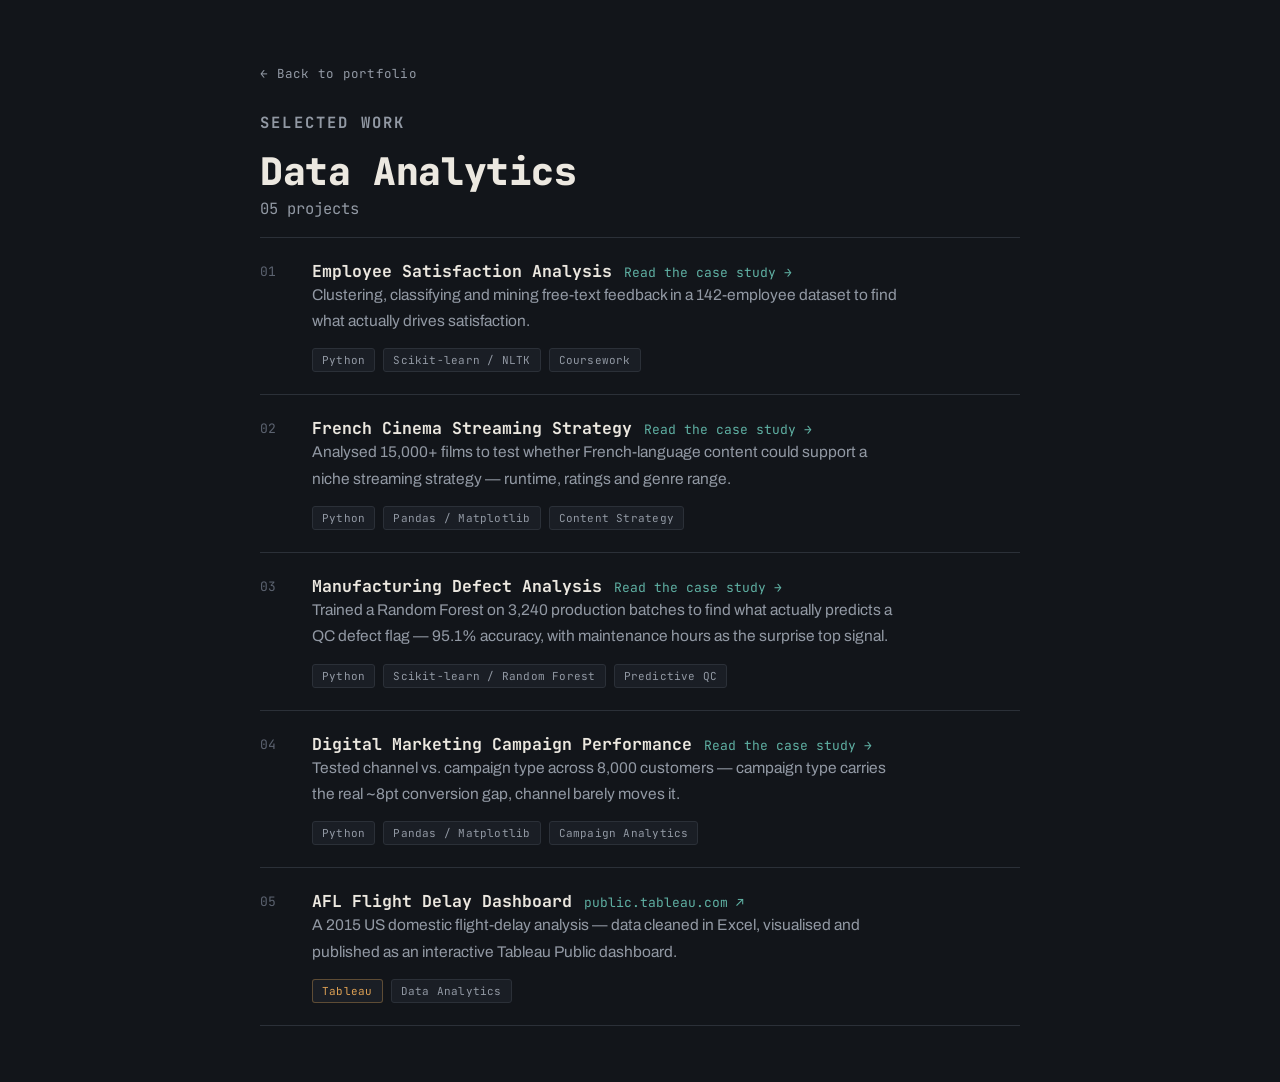
<file: data-analytics.html>
<!doctype html>
<html lang="en">
<head>
<meta charset="utf-8">
<meta name="viewport" content="width=device-width, initial-scale=1">
<title>Data Analytics — Salai Hang</title>
<link rel="icon" href="favicon.svg" type="image/svg+xml">
<link rel="stylesheet" href="style.css">
</head>
<body>
<div class="wrap case">

  <a class="backlink" href="https://salaipome.github.io/portfolio/">← Back to portfolio</a>

  <div class="case-head">
    <p class="section-label">Selected Work</p>
    <h1>Data Analytics</h1>
    <p class="case-meta">
      <span>05 projects</span>
    </p>
  </div>

  <div class="log">

    <div class="row">
      <div class="idx">01</div>
      <div class="row-main">
        <div class="row-top">
          <span class="proj-name">Employee Satisfaction Analysis</span>
          <a class="proj-link" href="case-studies/employee-satisfaction.html">Read the case study →</a>
        </div>
        <p class="proj-desc">Clustering, classifying and mining free-text feedback in a 142-employee dataset to find what actually drives satisfaction.</p>
        <div class="tags"><span class="tag">Python</span><span class="tag">Scikit-learn / NLTK</span><span class="tag">Coursework</span></div>
      </div>
    </div>

    <div class="row">
      <div class="idx">02</div>
      <div class="row-main">
        <div class="row-top">
          <span class="proj-name">French Cinema Streaming Strategy</span>
          <a class="proj-link" href="case-studies/french-cinema-strategy.html">Read the case study →</a>
        </div>
        <p class="proj-desc">Analysed 15,000+ films to test whether French-language content could support a niche streaming strategy — runtime, ratings and genre range.</p>
        <div class="tags"><span class="tag">Python</span><span class="tag">Pandas / Matplotlib</span><span class="tag">Content Strategy</span></div>
      </div>
    </div>

    <div class="row">
      <div class="idx">03</div>
      <div class="row-main">
        <div class="row-top">
          <span class="proj-name">Manufacturing Defect Analysis</span>
          <a class="proj-link" href="case-studies/manufacturing-defect-analysis.html">Read the case study →</a>
        </div>
        <p class="proj-desc">Trained a Random Forest on 3,240 production batches to find what actually predicts a QC defect flag — 95.1% accuracy, with maintenance hours as the surprise top signal.</p>
        <div class="tags"><span class="tag">Python</span><span class="tag">Scikit-learn / Random Forest</span><span class="tag">Predictive QC</span></div>
      </div>
    </div>

    <div class="row">
      <div class="idx">04</div>
      <div class="row-main">
        <div class="row-top">
          <span class="proj-name">Digital Marketing Campaign Performance</span>
          <a class="proj-link" href="case-studies/digital-marketing-campaign-performance.html">Read the case study →</a>
        </div>
        <p class="proj-desc">Tested channel vs. campaign type across 8,000 customers — campaign type carries the real ~8pt conversion gap, channel barely moves it.</p>
        <div class="tags"><span class="tag">Python</span><span class="tag">Pandas / Matplotlib</span><span class="tag">Campaign Analytics</span></div>
      </div>
    </div>

    <div class="row">
      <div class="idx">05</div>
      <div class="row-main">
        <div class="row-top">
          <span class="proj-name">AFL Flight Delay Dashboard</span>
          <a class="proj-link" href="https://public.tableau.com/app/profile/salai.pome.hang/viz/AFLFlightDelayDashboard2015/AFL2015" target="_blank" rel="noopener">public.tableau.com ↗</a>
        </div>
        <p class="proj-desc">A 2015 US domestic flight-delay analysis — data cleaned in Excel, visualised and published as an interactive Tableau Public dashboard.</p>
        <div class="tags"><span class="tag build">Tableau</span><span class="tag">Data Analytics</span></div>
      </div>
    </div>

  </div>

</div>
</body>
</html>
</file>
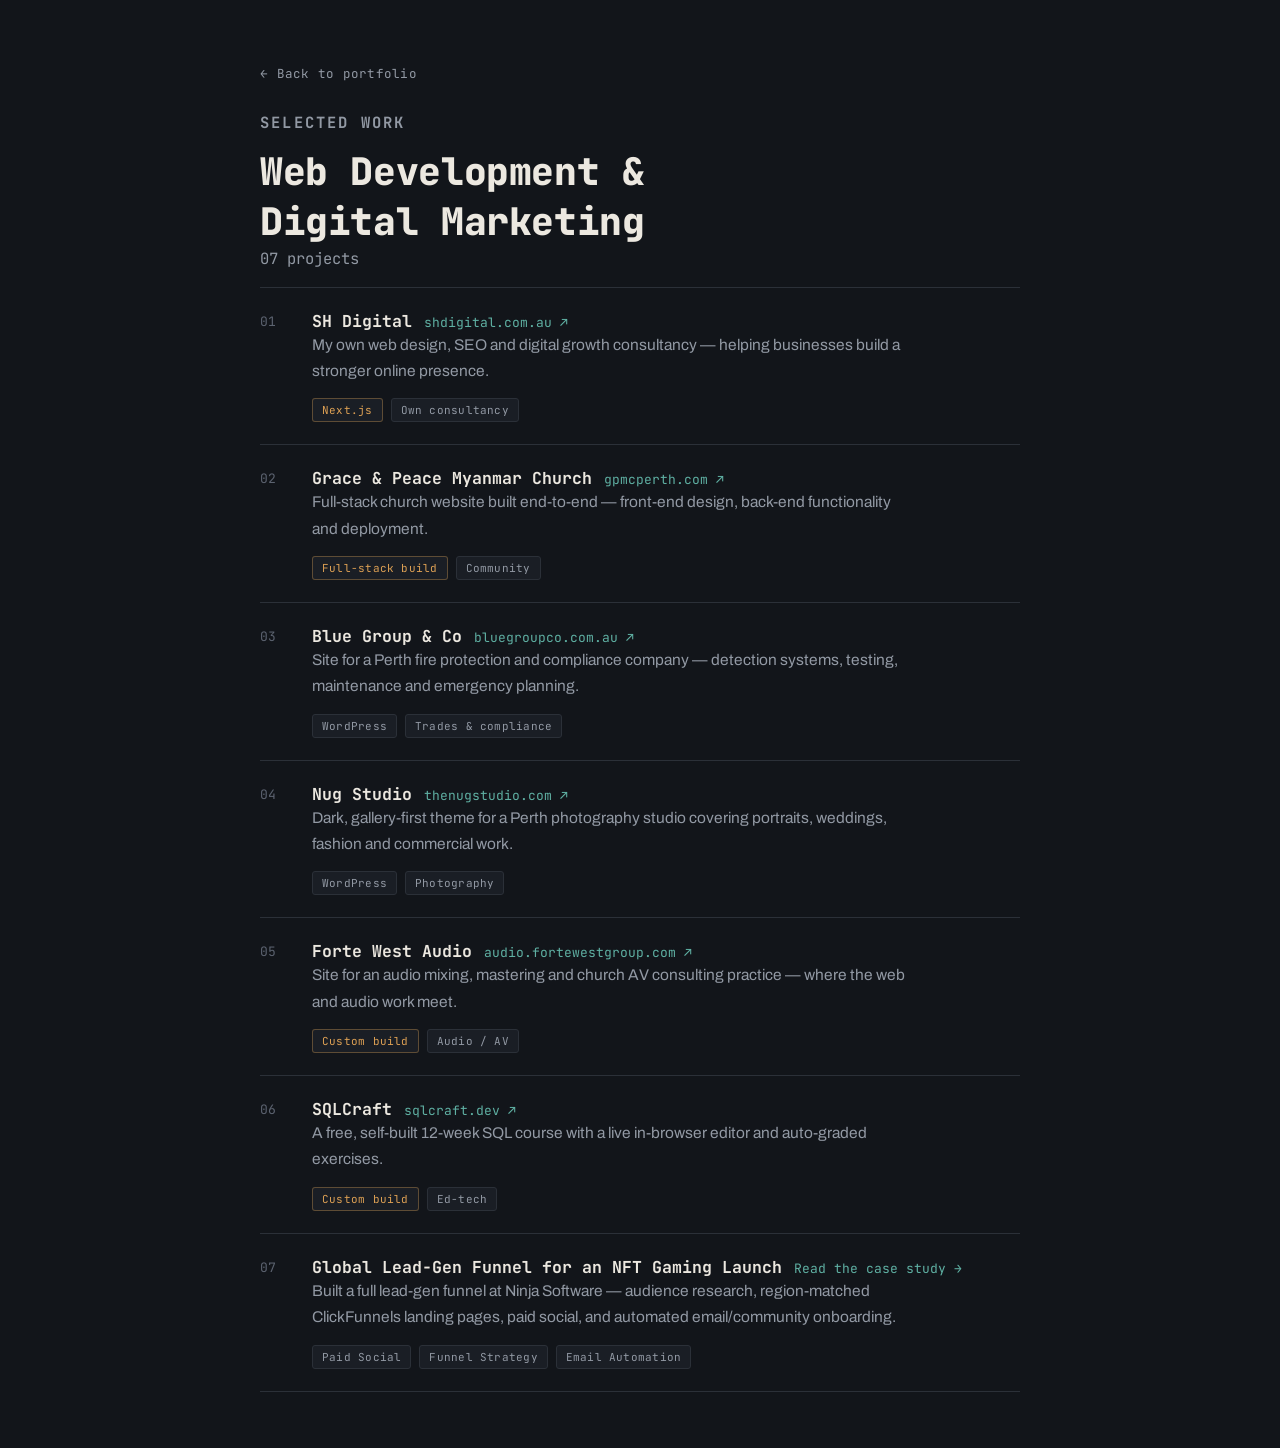
<file: web-development-digital-marketing.html>
<!doctype html>
<html lang="en">
<head>
<meta charset="utf-8">
<meta name="viewport" content="width=device-width, initial-scale=1">
<title>Web Development &amp; Digital Marketing — Salai Hang</title>
<link rel="icon" href="favicon.svg" type="image/svg+xml">
<link rel="stylesheet" href="style.css">
</head>
<body>
<div class="wrap case">

  <a class="backlink" href="https://salaipome.github.io/portfolio/">← Back to portfolio</a>

  <div class="case-head">
    <p class="section-label">Selected Work</p>
    <h1>Web Development &amp; Digital Marketing</h1>
    <p class="case-meta">
      <span>07 projects</span>
    </p>
  </div>

  <div class="log">

    <div class="row">
      <div class="idx">01</div>
      <div class="row-main">
        <div class="row-top">
          <span class="proj-name">SH Digital</span>
          <a class="proj-link" href="https://shdigital.com.au" target="_blank" rel="noopener">shdigital.com.au ↗</a>
        </div>
        <p class="proj-desc">My own web design, SEO and digital growth consultancy — helping businesses build a stronger online presence.</p>
        <div class="tags"><span class="tag build">Next.js</span><span class="tag">Own consultancy</span></div>
      </div>
    </div>

    <div class="row">
      <div class="idx">02</div>
      <div class="row-main">
        <div class="row-top">
          <span class="proj-name">Grace &amp; Peace Myanmar Church</span>
          <a class="proj-link" href="https://gpmcperth.com" target="_blank" rel="noopener">gpmcperth.com ↗</a>
        </div>
        <p class="proj-desc">Full-stack church website built end-to-end — front-end design, back-end functionality and deployment.</p>
        <div class="tags"><span class="tag build">Full-stack build</span><span class="tag">Community</span></div>
      </div>
    </div>

    <div class="row">
      <div class="idx">03</div>
      <div class="row-main">
        <div class="row-top">
          <span class="proj-name">Blue Group &amp; Co</span>
          <a class="proj-link" href="https://bluegroupco.com.au" target="_blank" rel="noopener">bluegroupco.com.au ↗</a>
        </div>
        <p class="proj-desc">Site for a Perth fire protection and compliance company — detection systems, testing, maintenance and emergency planning.</p>
        <div class="tags"><span class="tag">WordPress</span><span class="tag">Trades &amp; compliance</span></div>
      </div>
    </div>

    <div class="row">
      <div class="idx">04</div>
      <div class="row-main">
        <div class="row-top">
          <span class="proj-name">Nug Studio</span>
          <a class="proj-link" href="https://thenugstudio.com" target="_blank" rel="noopener">thenugstudio.com ↗</a>
        </div>
        <p class="proj-desc">Dark, gallery-first theme for a Perth photography studio covering portraits, weddings, fashion and commercial work.</p>
        <div class="tags"><span class="tag">WordPress</span><span class="tag">Photography</span></div>
      </div>
    </div>

    <div class="row">
      <div class="idx">05</div>
      <div class="row-main">
        <div class="row-top">
          <span class="proj-name">Forte West Audio</span>
          <a class="proj-link" href="https://audio.fortewestgroup.com" target="_blank" rel="noopener">audio.fortewestgroup.com ↗</a>
        </div>
        <p class="proj-desc">Site for an audio mixing, mastering and church AV consulting practice — where the web and audio work meet.</p>
        <div class="tags"><span class="tag build">Custom build</span><span class="tag">Audio / AV</span></div>
      </div>
    </div>

    <div class="row">
      <div class="idx">06</div>
      <div class="row-main">
        <div class="row-top">
          <span class="proj-name">SQLCraft</span>
          <a class="proj-link" href="https://sqlcraft.dev" target="_blank" rel="noopener">sqlcraft.dev ↗</a>
        </div>
        <p class="proj-desc">A free, self-built 12-week SQL course with a live in-browser editor and auto-graded exercises.</p>
        <div class="tags"><span class="tag build">Custom build</span><span class="tag">Ed-tech</span></div>
      </div>
    </div>

    <div class="row">
      <div class="idx">07</div>
      <div class="row-main">
        <div class="row-top">
          <span class="proj-name">Global Lead-Gen Funnel for an NFT Gaming Launch</span>
          <a class="proj-link" href="case-studies/nft-lead-gen-funnel.html">Read the case study →</a>
        </div>
        <p class="proj-desc">Built a full lead-gen funnel at Ninja Software — audience research, region-matched ClickFunnels landing pages, paid social, and automated email/community onboarding.</p>
        <div class="tags"><span class="tag">Paid Social</span><span class="tag">Funnel Strategy</span><span class="tag">Email Automation</span></div>
      </div>
    </div>

  </div>

</div>
</body>
</html>
</file>
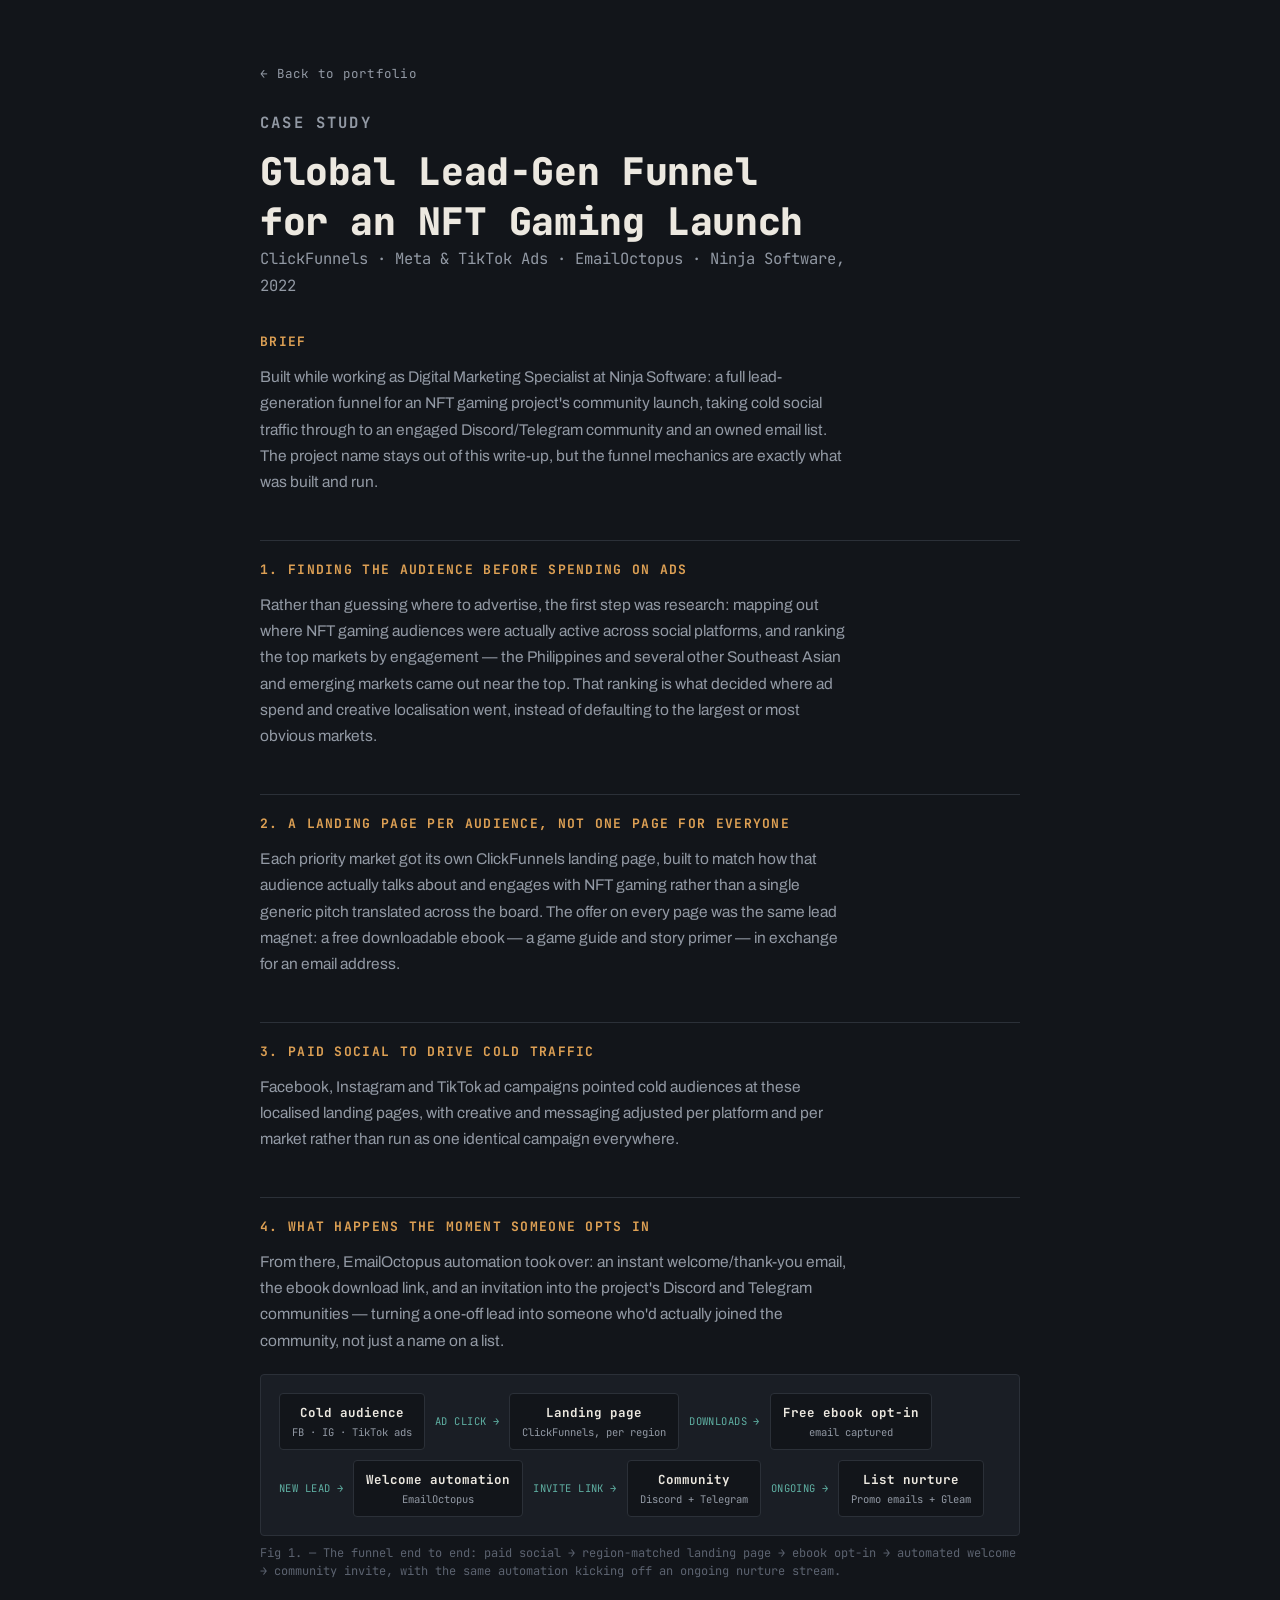
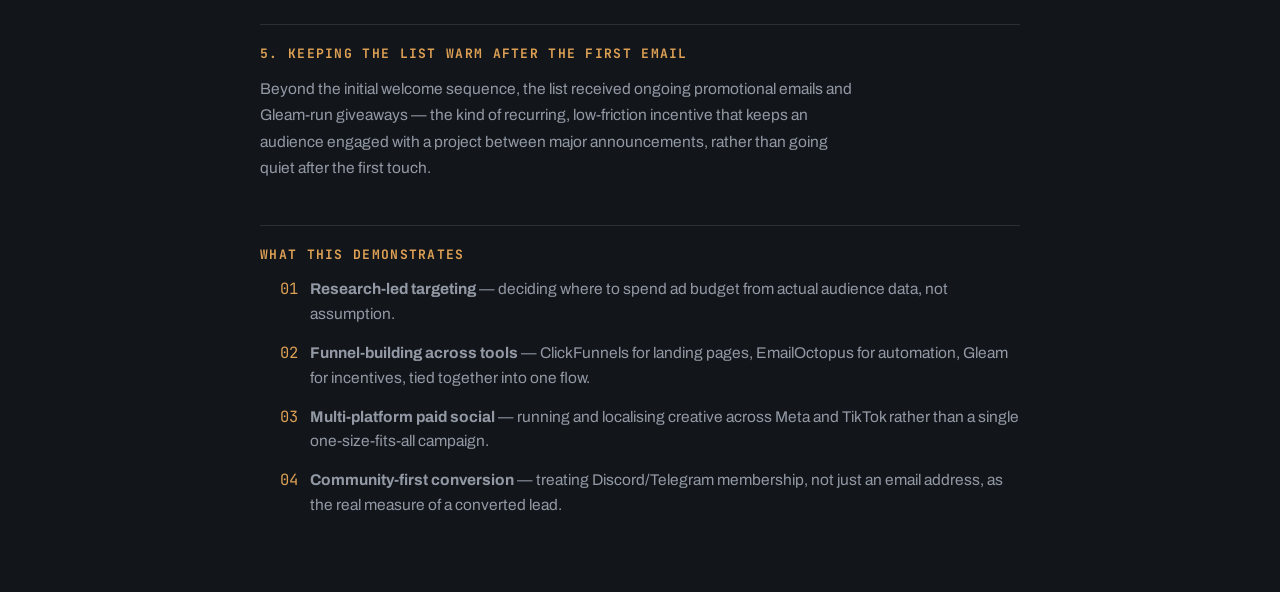
<file: case-studies/nft-lead-gen-funnel.html>
<!doctype html>
<html lang="en">
<head>
<meta charset="utf-8">
<meta name="viewport" content="width=device-width, initial-scale=1">
<title>Global Lead-Gen Funnel for an NFT Gaming Launch — Salai Hang</title>
<link rel="icon" href="../favicon.svg" type="image/svg+xml">
<link rel="stylesheet" href="../style.css">
</head>
<body>
<div class="wrap case">

  <a class="backlink" href="https://salaipome.github.io/portfolio/">← Back to portfolio</a>

  <div class="case-head">
    <p class="section-label">Case Study</p>
    <h1>Global Lead-Gen Funnel for an NFT Gaming Launch</h1>
    <p class="case-meta">
      <span>ClickFunnels · Meta &amp; TikTok Ads · EmailOctopus · Ninja Software, 2022</span>
    </p>
  </div>

  <article>

    <h2>Brief</h2>
    <p>
      Built while working as Digital Marketing Specialist at Ninja Software: a full
      lead-generation funnel for an NFT gaming project's community launch, taking cold social
      traffic through to an engaged Discord/Telegram community and an owned email list. The
      project name stays out of this write-up, but the funnel mechanics are exactly what was
      built and run.
    </p>

    <h2>1. Finding the audience before spending on ads</h2>
    <p>
      Rather than guessing where to advertise, the first step was research: mapping out where
      NFT gaming audiences were actually active across social platforms, and ranking the top
      markets by engagement — the Philippines and several other Southeast Asian and emerging
      markets came out near the top. That ranking is what decided where ad spend and creative
      localisation went, instead of defaulting to the largest or most obvious markets.
    </p>

    <h2>2. A landing page per audience, not one page for everyone</h2>
    <p>
      Each priority market got its own ClickFunnels landing page, built to match how that
      audience actually talks about and engages with NFT gaming rather than a single generic
      pitch translated across the board. The offer on every page was the same lead magnet: a
      free downloadable ebook — a game guide and story primer — in exchange for an email
      address.
    </p>

    <h2>3. Paid social to drive cold traffic</h2>
    <p>
      Facebook, Instagram and TikTok ad campaigns pointed cold audiences at these localised
      landing pages, with creative and messaging adjusted per platform and per market rather
      than run as one identical campaign everywhere.
    </p>

    <h2>4. What happens the moment someone opts in</h2>
    <p>
      From there, EmailOctopus automation took over: an instant welcome/thank-you email, the
      ebook download link, and an invitation into the project's Discord and Telegram
      communities — turning a one-off lead into someone who'd actually joined the community, not
      just a name on a list.
    </p>

    <figure class="funnel-diagram">
      <div class="funnel-flow">
        <div class="funnel-step">
          <div class="funnel-title">Cold audience</div>
          <div class="funnel-sub">FB · IG · TikTok ads</div>
        </div>
        <div class="funnel-arrow">ad click</div>
        <div class="funnel-step">
          <div class="funnel-title">Landing page</div>
          <div class="funnel-sub">ClickFunnels, per region</div>
        </div>
        <div class="funnel-arrow">downloads</div>
        <div class="funnel-step">
          <div class="funnel-title">Free ebook opt-in</div>
          <div class="funnel-sub">email captured</div>
        </div>
        <div class="funnel-arrow">new lead</div>
        <div class="funnel-step">
          <div class="funnel-title">Welcome automation</div>
          <div class="funnel-sub">EmailOctopus</div>
        </div>
        <div class="funnel-arrow">invite link</div>
        <div class="funnel-step">
          <div class="funnel-title">Community</div>
          <div class="funnel-sub">Discord + Telegram</div>
        </div>
        <div class="funnel-arrow">ongoing</div>
        <div class="funnel-step">
          <div class="funnel-title">List nurture</div>
          <div class="funnel-sub">Promo emails + Gleam</div>
        </div>
      </div>
      <figcaption>Fig 1. — The funnel end to end: paid social → region-matched landing page → ebook opt-in → automated welcome → community invite, with the same automation kicking off an ongoing nurture stream.</figcaption>
    </figure>

    <h2>5. Keeping the list warm after the first email</h2>
    <p>
      Beyond the initial welcome sequence, the list received ongoing promotional emails and
      Gleam-run giveaways — the kind of recurring, low-friction incentive that keeps an audience
      engaged with a project between major announcements, rather than going quiet after the
      first touch.
    </p>

    <h2>What this demonstrates</h2>
    <ul class="reco-list">
      <li><span class="n">01</span><span><strong>Research-led targeting</strong> — deciding where to spend ad budget from actual audience data, not assumption.</span></li>
      <li><span class="n">02</span><span><strong>Funnel-building across tools</strong> — ClickFunnels for landing pages, EmailOctopus for automation, Gleam for incentives, tied together into one flow.</span></li>
      <li><span class="n">03</span><span><strong>Multi-platform paid social</strong> — running and localising creative across Meta and TikTok rather than a single one-size-fits-all campaign.</span></li>
      <li><span class="n">04</span><span><strong>Community-first conversion</strong> — treating Discord/Telegram membership, not just an email address, as the real measure of a converted lead.</span></li>
    </ul>

  </article>

</div>
</body>
</html>
</file>
<file: style.css>
@import url('https://fonts.googleapis.com/css2?family=JetBrains+Mono:wght@400;500;700;800&family=Archivo:ital,wght@0,400;0,500;0,600;1,400&display=swap');

:root{
  --bg:        #12151a;
  --surface:   #1a1e25;
  --surface-2: #20242c;
  --line:      #2b3038;
  --ink:       #ece8e0;
  --ink-dim:   #9299a4;
  --ink-faint: #5c6370;
  --amber:     #dda054;
  --amber-dim: #a9793f;
  --teal:      #5fb0a3;
  --mono: 'JetBrains Mono', ui-monospace, 'SF Mono', Consolas, monospace;
  --body: 'Archivo', system-ui, -apple-system, 'Segoe UI', sans-serif;
}

*{ box-sizing:border-box; }
html{ color-scheme: dark; }
body{
  margin:0;
  background:var(--bg);
  color:var(--ink);
  font-family:var(--body);
  padding:0 20px;
  -webkit-font-smoothing:antialiased;
}
a{ color:inherit; }
::selection{ background:var(--amber); color:#1a1206; }

.wrap{
  max-width:760px;
  margin:0 auto;
  padding-block: 64px 56px;
}
body:has(.work-columns) .wrap{ max-width:900px; }

/* ---------- Masthead ---------- */
.masthead{
  display:flex;
  flex-direction:column;
  gap:18px;
}
.status{
  display:inline-flex;
  align-items:center;
  gap:9px;
  align-self:flex-start;
  font-family:var(--mono);
  font-size:11.5px;
  letter-spacing:.08em;
  text-transform:uppercase;
  color:var(--ink-dim);
  border:1px solid var(--line);
  background:var(--surface);
  padding:6px 12px 6px 10px;
  border-radius:3px;
}
.dot{
  width:7px; height:7px; border-radius:50%;
  background:var(--amber);
  box-shadow:0 0 0 0 rgba(221,160,84,.55);
  animation: pulse 2.4s ease-out infinite;
  flex:none;
}
@media (prefers-reduced-motion: reduce){ .dot{ animation:none; } }
@keyframes pulse{
  0%   { box-shadow:0 0 0 0 rgba(221,160,84,.5); }
  70%  { box-shadow:0 0 0 7px rgba(221,160,84,0); }
  100% { box-shadow:0 0 0 0 rgba(221,160,84,0); }
}

h1{
  font-family:var(--mono);
  font-weight:800;
  font-size:clamp(34px, 6vw, 50px);
  letter-spacing:-.01em;
  margin:0;
  text-wrap:balance;
}
.role{
  font-family:var(--mono);
  font-size:13.5px;
  letter-spacing:.03em;
  color:var(--amber);
  margin:0;
}
.role span{ color:var(--ink-faint); padding:0 8px; }

.bio{
  max-width:none;
  font-size:16.5px;
  line-height:1.65;
  color:var(--ink-dim);
  margin:2px 0 0;
  text-wrap:pretty;
}
.bio strong{ color:var(--ink); font-weight:600; }

.fun-facts-label{
  font-family:var(--mono);
  font-size:11.5px;
  letter-spacing:.1em;
  text-transform:uppercase;
  color:var(--ink-faint);
  margin:0 0 8px;
}
.fun-facts ul{
  list-style:none;
  margin:0;
  padding:0;
  display:flex;
  flex-direction:column;
  gap:6px;
}
.fun-facts li{
  font-size:15px;
  color:var(--ink-dim);
  line-height:1.5;
}
.fun-facts a{ color:var(--teal); text-decoration:none; border-bottom:1px solid rgba(95,176,163,.35); }
.fun-facts a:hover{ color:var(--amber); border-color:var(--amber); }

.fader{
  margin-top:36px;
  height:1px;
  background:
    repeating-linear-gradient(90deg,
      var(--line) 0 6px, transparent 6px 12px);
  position:relative;
}
.fader::after{
  content:"";
  position:absolute; top:-3px; left:22%;
  width:2px; height:7px;
  background:var(--amber);
  border-radius:1px;
}

/* ---------- Section label ---------- */
.section-label{
  font-family:var(--mono);
  font-weight:700;
  font-size:11.5px;
  letter-spacing:.14em;
  text-transform:uppercase;
  color:var(--amber);
  margin:46px 0 4px;
}
.section-count{ color:var(--amber-dim); font-weight:700; }

/* ---------- Work columns ---------- */
.work-columns{
  display:grid;
  grid-template-columns:1fr 1fr;
  align-items:start;
  gap:16px 48px;
  margin-top:46px;
}

@media (max-width:760px){
  .work-columns{ grid-template-columns:1fr; gap:0; }
  .work-col + .work-col{ margin-top:24px; }
}

/* ---------- Compact log (Education & Certifications) ---------- */
.log-compact .row{
  padding:13px 0;
  align-items:baseline;
}
.log-compact .row-main{
  display:flex;
  flex-wrap:wrap;
  align-items:baseline;
  column-gap:12px;
  row-gap:2px;
}
.log-compact .proj-desc-inline{
  font-size:14px;
  color:var(--ink-dim);
}
.cert-logo{
  align-self:center;
  width:34px;
  height:34px;
  background:#fff;
  border-radius:4px;
  display:flex;
  align-items:center;
  justify-content:center;
  padding:4px;
}
.cert-logo img{ max-width:100%; max-height:100%; object-fit:contain; }
a.proj-name{ text-decoration:none; }
a.proj-name:hover{ color:var(--amber); }
a.proj-name .verify-arrow{ color:var(--teal); font-weight:400; }
a.proj-name:hover .verify-arrow{ color:var(--amber); }

/* ---------- Collapsible section box (dropdown) ---------- */
.dropdown{
  margin-top:46px;
  border:1px solid var(--line);
  background:var(--surface);
  border-radius:4px;
  padding:16px 20px;
}
.dropdown summary{
  cursor:pointer;
  list-style:none;
  margin:0;
  display:flex;
  align-items:center;
  justify-content:space-between;
  gap:12px;
}
.dropdown summary::-webkit-details-marker{ display:none; }
.dropdown summary::after{
  content:"+";
  font-family:var(--mono);
  color:var(--ink-faint);
  font-size:15px;
  flex:none;
}
.dropdown[open] summary::after{ content:"–"; }
.dropdown .log{ margin-top:14px; }

/* ---------- Dropdown with background art (Skills, Education) ---------- */
.dropdown.has-art{ padding:22px 24px; }
.dropdown.has-art summary{ position:relative; min-height:76px; }
.dropdown.has-art summary::after{ position:relative; z-index:1; }

/* ---------- Category box (bigger, equal size, with art) — links to full pages ---------- */
.cat-box{
  position:relative;
  display:flex;
  align-items:center;
  justify-content:space-between;
  gap:12px;
  min-height:76px;
  padding:22px 24px;
  border:1px solid var(--line);
  background:linear-gradient(160deg, var(--surface-2), var(--surface));
  border-radius:6px;
  text-decoration:none;
  box-shadow:0 1px 2px rgba(0,0,0,.2);
  transition:border-color .18s ease, box-shadow .18s ease, transform .18s ease;
}
.cat-box:hover{
  border-color:var(--amber-dim);
  box-shadow:0 8px 20px rgba(0,0,0,.28);
  transform:translateY(-2px);
}
.cat-label{ position:relative; z-index:1; }
.cat-box .cat-arrow{
  position:relative;
  z-index:1;
  flex:none;
  font-family:var(--mono);
  font-size:15px;
  color:var(--ink-faint);
  transition:color .18s ease, transform .18s ease;
}
.cat-box:hover .cat-arrow{ color:var(--amber); transform:translateX(3px); }
.cat-art{
  position:absolute;
  top:0; right:44px; bottom:0;
  width:130px;
  display:flex;
  align-items:center;
  justify-content:flex-end;
  opacity:.13;
  pointer-events:none;
  z-index:0;
  -webkit-mask-image:linear-gradient(to right, transparent 0%, black 65%);
  mask-image:linear-gradient(to right, transparent 0%, black 65%);
}
.cat-art svg{ height:100%; max-height:60px; width:auto; }

@media (max-width:560px){
  .cat-art{ display:none; }
  .cat-box{ min-height:0; }
  .dropdown.has-art summary{ min-height:0; }
}

/* ---------- Project log ---------- */
.log{
  margin-top:10px;
  border-top:1px solid var(--line);
}
.row{
  position:relative;
  display:grid;
  grid-template-columns: 34px 1fr;
  gap:18px;
  padding:22px 0;
  border-bottom:1px solid var(--line);
  transition:background-color .15s ease;
}
.log .row:has(.proj-link):hover{ background-color:var(--surface); }
.idx{
  font-family:var(--mono);
  font-size:13px;
  color:var(--ink-faint);
  padding-top:3px;
  font-variant-numeric:tabular-nums;
}
.row-main{ min-width:0; }
.row-top{
  display:flex;
  flex-wrap:wrap;
  align-items:baseline;
  column-gap:12px;
  row-gap:4px;
}
.proj-name{
  font-family:var(--mono);
  font-weight:700;
  font-size:16.5px;
  color:var(--ink);
}
.proj-link{
  font-family:var(--mono);
  font-size:13px;
  color:var(--teal);
  text-decoration:none;
  white-space:nowrap;
}
.proj-link:hover{ text-decoration:underline; }
.proj-link svg{ vertical-align:-1px; margin-left:1px; }
.proj-link::after{ content:""; position:absolute; inset:0; }

.proj-desc{
  margin:8px 0 0;
  font-size:15px;
  line-height:1.55;
  color:var(--ink-dim);
  max-width:62ch;
}
.tags{
  display:flex;
  flex-wrap:wrap;
  gap:8px;
  margin-top:12px;
}
.tag{
  font-family:var(--mono);
  font-size:11px;
  letter-spacing:.02em;
  color:var(--ink-dim);
  background:var(--surface);
  border:1px solid var(--line);
  padding:4px 9px;
  border-radius:3px;
}
.tag.build{ color:var(--amber); border-color:rgba(221,160,84,.35); }

/* ---------- Skills ---------- */
.skills-grid{
  display:grid;
  grid-template-columns:1fr 1fr;
  gap:26px 48px;
  margin-top:14px;
}
.skill-group{ padding-left:52px; }
.skill-cat{
  font-family:var(--mono);
  font-weight:700;
  font-size:14px;
  color:var(--ink);
  margin:0 0 10px;
}
.skill-group .tags{ margin-top:0; }

@media (max-width:760px){
  .skills-grid{ grid-template-columns:1fr; gap:22px; }
}

@media (max-width:520px){
  .skill-group{ padding-left:38px; }
}

/* ---------- Footer ---------- */
footer{
  margin-top:56px;
  padding-top:26px;
  border-top:1px solid var(--line);
  display:flex;
  flex-wrap:wrap;
  justify-content:space-between;
  align-items:flex-end;
  gap:16px;
}
.chain{
  font-family:var(--mono);
  font-size:13px;
  color:var(--ink-dim);
  display:flex;
  flex-wrap:wrap;
  gap:6px 10px;
}
.chain a{ color:var(--ink); text-decoration:none; border-bottom:1px solid var(--line); }
.chain a:hover{ border-color:var(--amber); color:var(--amber); }
.chain .sep{ color:var(--ink-faint); }
.email-btn.copied{ color:var(--teal); border-color:var(--teal); }
.socials{
  display:flex;
  align-items:center;
  gap:14px;
}
.socials a{
  color:var(--ink-dim);
  display:flex;
}
.socials a:hover{ color:var(--amber); }
.loc{
  font-family:var(--mono);
  font-size:12px;
  color:var(--ink-faint);
  letter-spacing:.03em;
}

@media (max-width:520px){
  .wrap{ padding-block:44px 40px; }
  .row{ grid-template-columns: 26px 1fr; gap:12px; }
  footer{ flex-direction:column; align-items:flex-start; }
}

/* =========================================================
   Case-study article pages
   ========================================================= */
.backlink{
  display:inline-flex;
  align-items:center;
  gap:7px;
  font-family:var(--mono);
  font-size:12.5px;
  color:var(--ink-dim);
  text-decoration:none;
  letter-spacing:.02em;
}
.backlink:hover{ color:var(--amber); }

.case-head{
  margin-top:28px;
}
.case-head .section-label{ margin:0 0 10px; }
.case-head h1{ font-size:clamp(28px, 5vw, 38px); }
.case-meta{
  font-family:var(--mono);
  font-size:12.5px;
  color:var(--ink-dim);
  margin:12px 0 0;
  display:flex;
  flex-wrap:wrap;
  gap:6px 10px;
}
.case-meta .sep{ color:var(--ink-faint); }
.case-meta a{ color:var(--teal); text-decoration:none; }
.case-meta a:hover{ text-decoration:underline; }

.case article{
  margin-top:34px;
}
.case h2{
  font-family:var(--mono);
  font-size:13px;
  letter-spacing:.1em;
  text-transform:uppercase;
  color:var(--amber);
  margin:44px 0 14px;
  padding-top:20px;
  border-top:1px solid var(--line);
}
.case article > h2:first-child{ margin-top:0; padding-top:0; border-top:none; }
.case p{
  font-size:15.5px;
  line-height:1.7;
  color:var(--ink-dim);
  max-width:66ch;
  margin:0 0 14px;
}
.case p strong{ color:var(--ink); font-weight:600; }
.case ul{
  margin:0 0 14px;
  padding-left:20px;
  color:var(--ink-dim);
  font-size:15.5px;
  line-height:1.7;
}
.case li{ margin-bottom:4px; }
.case code{
  font-family:var(--mono);
  font-size:.92em;
  background:var(--surface);
  border:1px solid var(--line);
  padding:1px 6px;
  border-radius:3px;
  color:var(--ink);
}

.stat-grid{
  display:grid;
  grid-template-columns:repeat(4,1fr);
  gap:1px;
  background:var(--line);
  border:1px solid var(--line);
  margin:18px 0 22px;
}
.stat{
  background:var(--bg);
  padding:14px 12px;
}
.stat-label{
  font-family:var(--mono);
  font-size:10.5px;
  letter-spacing:.06em;
  text-transform:uppercase;
  color:var(--ink-faint);
}
.stat-value{
  font-family:var(--mono);
  font-size:18px;
  font-weight:700;
  color:var(--ink);
  margin-top:4px;
  font-variant-numeric:tabular-nums;
}
.stat-sub{
  font-family:var(--mono);
  font-size:11px;
  color:var(--ink-dim);
  margin-top:2px;
}

figure{
  margin:20px 0 26px;
}
figure img{
  display:block;
  width:100%;
  max-width:100%;
  height:auto;
  border:1px solid var(--line);
  background:#fff;
}
figcaption{
  font-family:var(--mono);
  font-size:12px;
  color:var(--ink-faint);
  margin-top:8px;
  line-height:1.5;
}

.pill-row{
  display:flex;
  flex-wrap:wrap;
  gap:8px;
  margin:0 0 18px;
}

@media (max-width:560px){
  .stat-grid{ grid-template-columns:repeat(2,1fr); }
}

.case-table-wrap{
  overflow-x:auto;
  margin:18px 0 26px;
  border:1px solid var(--line);
}
.case-table{
  width:100%;
  border-collapse:collapse;
  font-size:13.5px;
  min-width:480px;
}
.case-table th, .case-table td{
  padding:10px 14px;
  text-align:left;
  border-bottom:1px solid var(--line);
  white-space:nowrap;
}
.case-table thead th{
  font-family:var(--mono);
  font-size:10.5px;
  letter-spacing:.06em;
  text-transform:uppercase;
  color:var(--ink-faint);
  background:var(--surface);
}
.case-table td{
  font-family:var(--mono);
  color:var(--ink-dim);
  font-variant-numeric:tabular-nums;
}
.case-table td:first-child{
  font-family:var(--body);
  color:var(--ink);
  font-weight:600;
}
.case-table tbody tr:last-child td{ border-bottom:none; }
.case-table .adv{ color:var(--amber); }

.reco-list{
  list-style:none;
  margin:0 0 14px;
  padding:0;
  display:flex;
  flex-direction:column;
  gap:10px;
}
.reco-list li{
  display:flex;
  gap:12px;
  font-size:15.5px;
  line-height:1.6;
  color:var(--ink-dim);
}
.reco-list .n{
  font-family:var(--mono);
  color:var(--amber);
  flex:none;
}

/* ---------- Funnel diagram ---------- */
.funnel-diagram{ margin:20px 0 26px; }
.funnel-flow{
  display:flex;
  flex-wrap:wrap;
  align-items:center;
  gap:10px;
  padding:18px;
  border:1px solid var(--line);
  background:var(--surface);
  border-radius:4px;
}
.funnel-step{
  flex:none;
  min-width:132px;
  padding:10px 12px;
  border:1px solid var(--line);
  background:var(--bg);
  border-radius:4px;
  text-align:center;
}
.funnel-title{
  font-family:var(--mono);
  font-weight:700;
  font-size:12.5px;
  color:var(--ink);
}
.funnel-sub{
  font-family:var(--mono);
  font-size:10.5px;
  color:var(--ink-dim);
  margin-top:4px;
}
.funnel-arrow{
  flex:none;
  font-family:var(--mono);
  font-size:10.5px;
  letter-spacing:.04em;
  text-transform:uppercase;
  color:var(--teal);
  white-space:nowrap;
}
.funnel-arrow::after{ content:" →"; }

@media (max-width:640px){
  .funnel-flow{ flex-direction:column; align-items:stretch; }
  .funnel-step{ min-width:0; }
  .funnel-arrow{ text-align:center; }
  .funnel-arrow::after{ content:" ↓"; }
}
</file>
